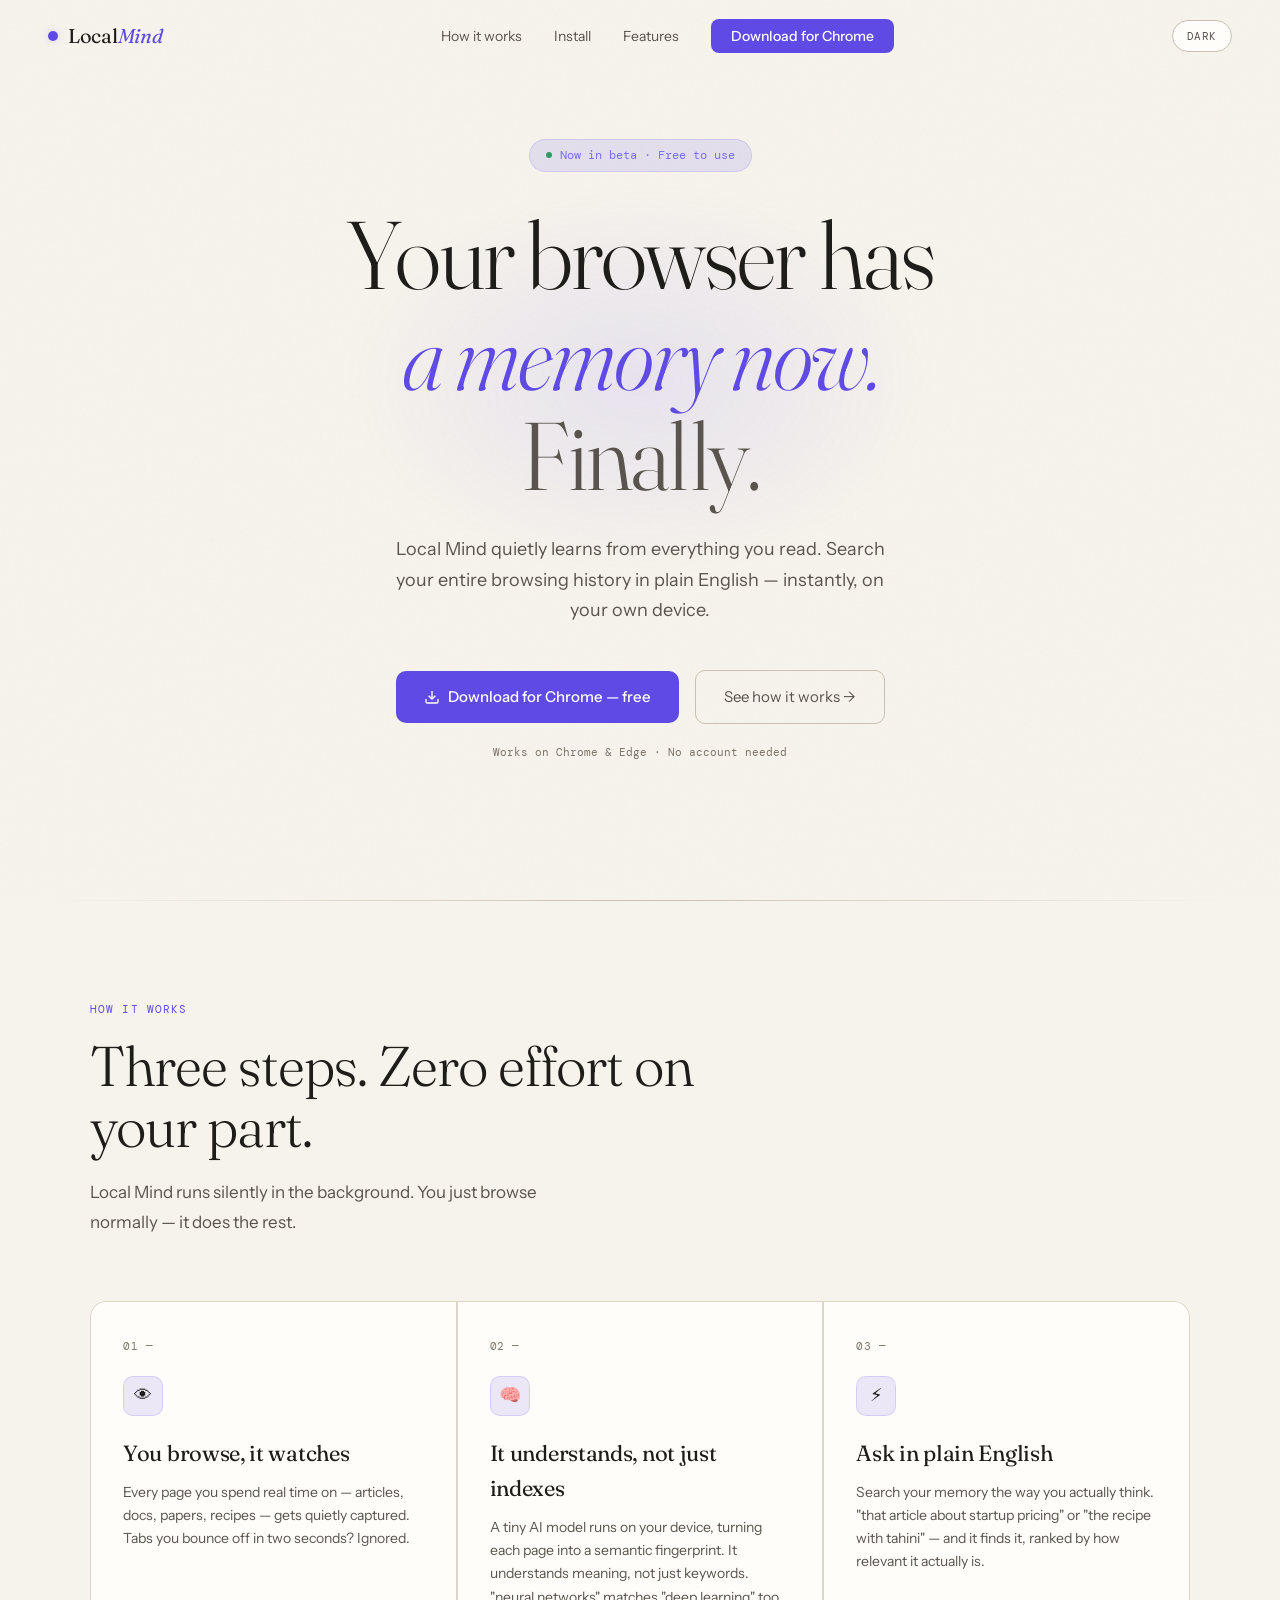
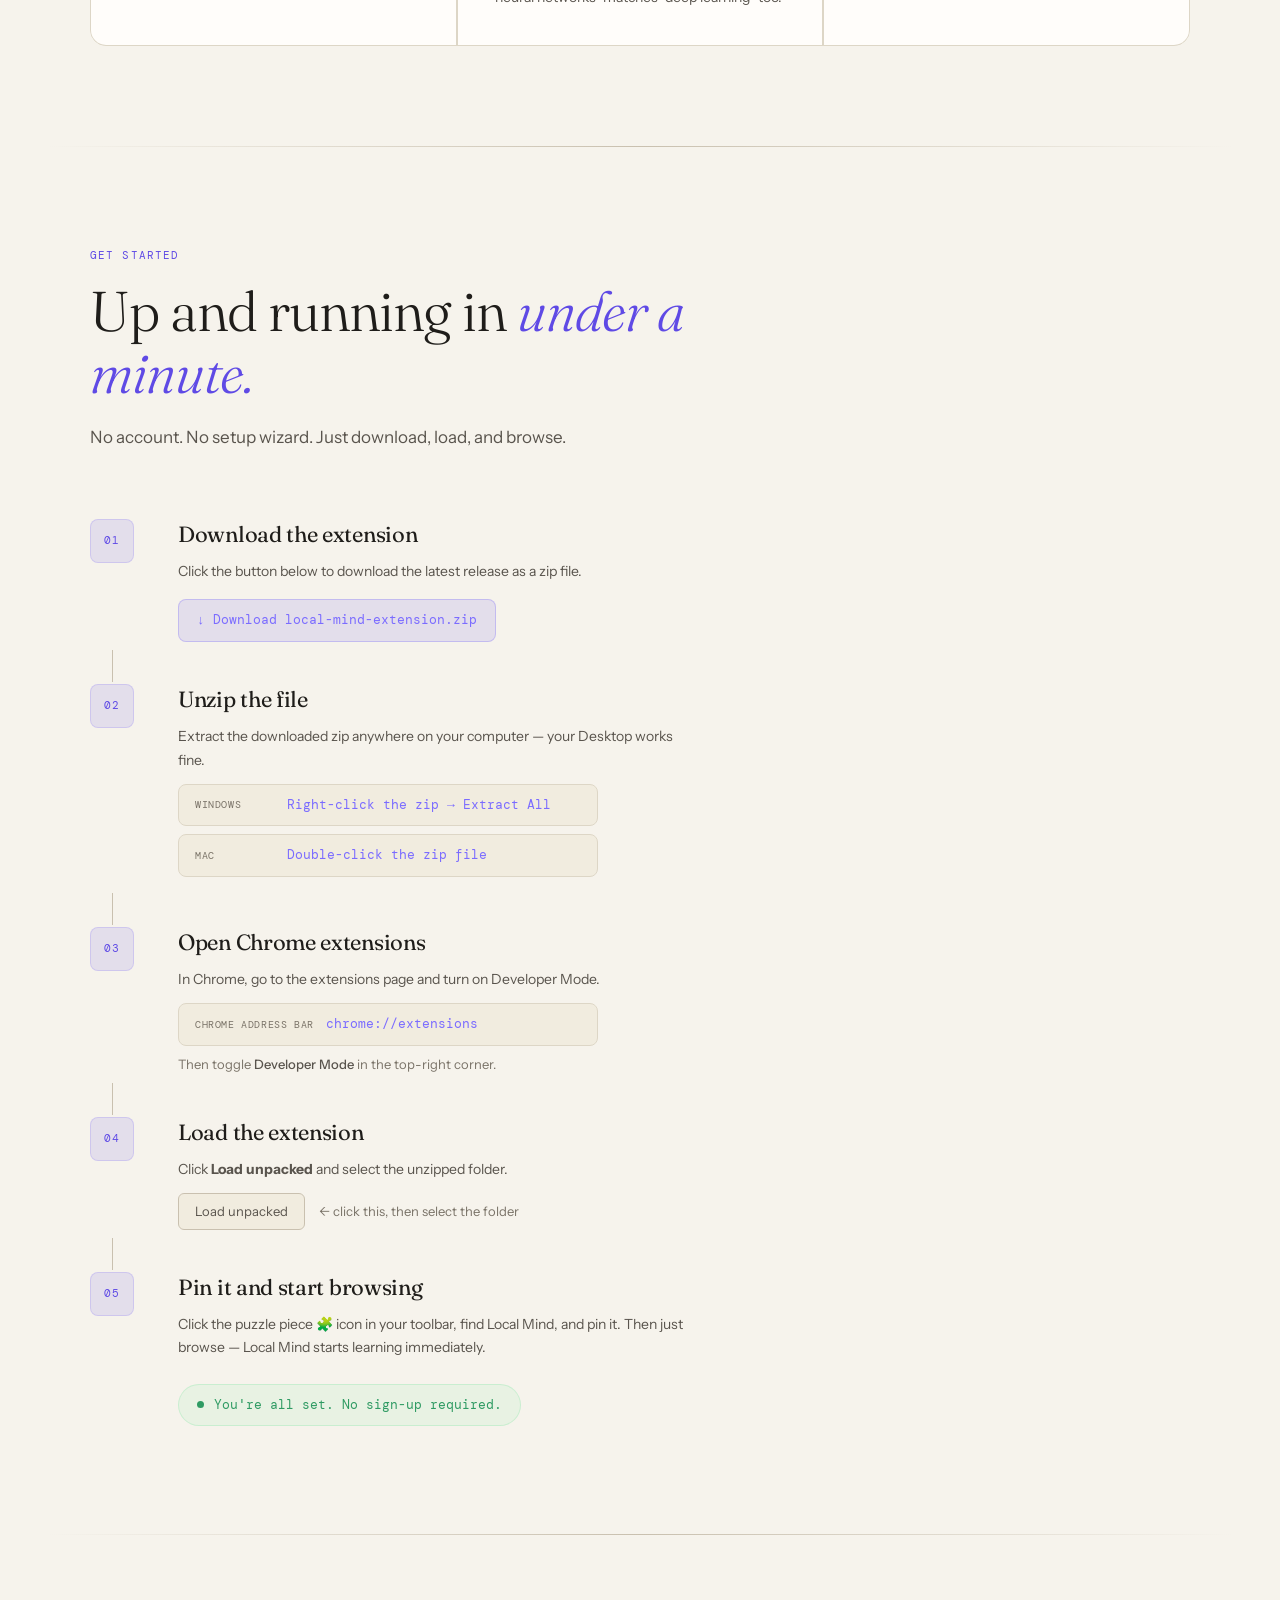
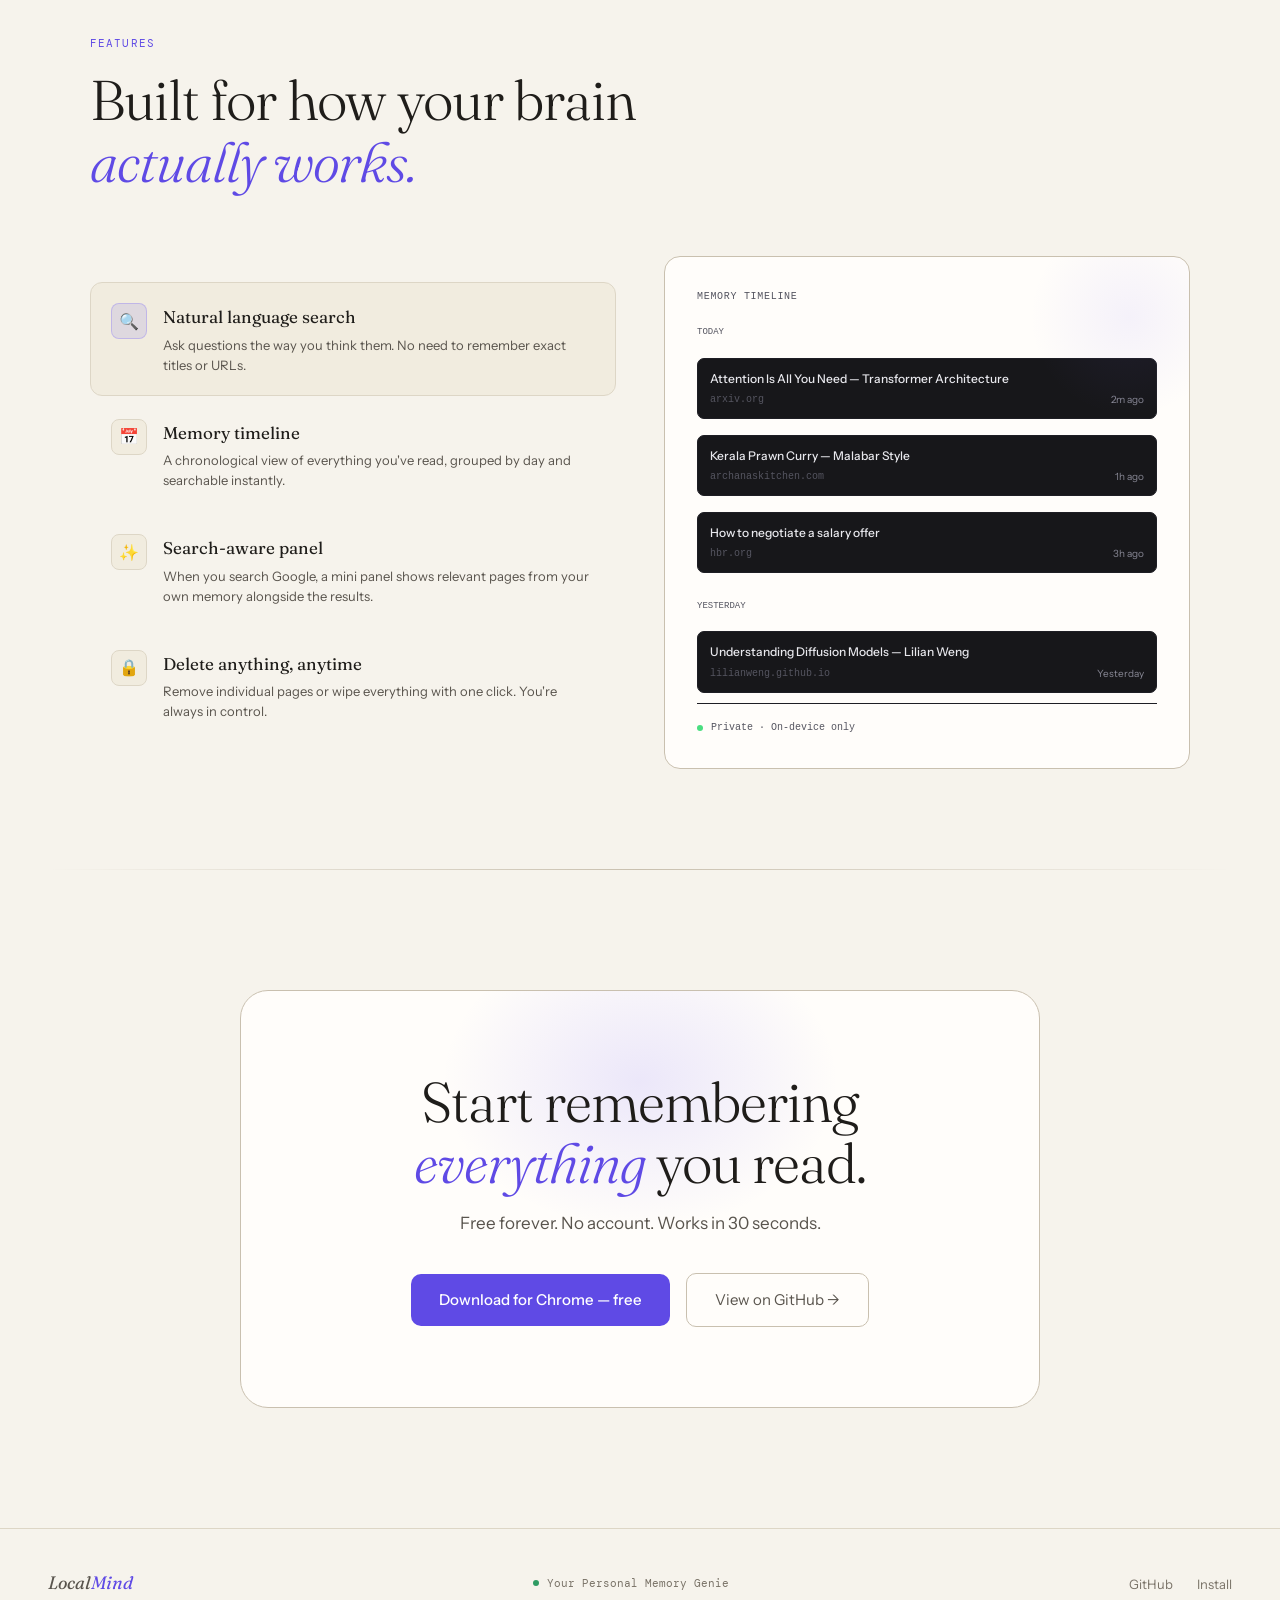
<file: extension/home.html>
<!DOCTYPE html>
<html lang="en">
<head>
  <meta charset="UTF-8"/>
  <meta name="viewport" content="width=device-width, initial-scale=1.0"/>
  <title>Local Mind — Your Browser Memory</title>
  <link rel="preconnect" href="https://fonts.googleapis.com">
  <link href="https://fonts.googleapis.com/css2?family=Fraunces:ital,opsz,wght@0,9..144,300;0,9..144,400;0,9..144,500;1,9..144,300;1,9..144,400&family=Instrument+Sans:wght@400;500&family=DM+Mono:wght@400;500&display=swap" rel="stylesheet">
  <style>
    *, *::before, *::after { box-sizing: border-box; margin: 0; padding: 0; }

    :root {
      --bg: #0a0a0c;
      --bg2: #0f0f12;
      --bg3: #141418;
      --accent: #7c6af7;
      --accent2: #9d8fff;
      --accent-dim: rgba(124,106,247,0.12);
      --accent-glow: rgba(124,106,247,0.25);
      --border: #1e1e26;
      --border2: #2a2a35;
      --text: #e8e8f0;
      --text2: #9898aa;
      --text3: #55555f;
      --green: #4ade80;
      --nav-scrolled-bg: rgba(10,10,12,0.9);
      --serif: 'Fraunces', Georgia, serif;
      --sans: 'Instrument Sans', system-ui, sans-serif;
      --mono: 'DM Mono', monospace;
    }

    [data-theme="light"] {
      --bg: #f6f3ec;
      --bg2: #fffdfa;
      --bg3: #f1ecdf;
      --accent: #5f4ae5;
      --accent2: #7b6cff;
      --accent-dim: rgba(95,74,229,0.12);
      --accent-glow: rgba(95,74,229,0.2);
      --border: #ddd6c6;
      --border2: #c9c0af;
      --text: #1f1d1a;
      --text2: #59544d;
      --text3: #7a7368;
      --green: #2f9b63;
      --nav-scrolled-bg: rgba(246,243,236,0.92);
    }

    html { scroll-behavior: smooth; }

    body {
      background: var(--bg);
      color: var(--text);
      font-family: var(--sans);
      font-size: 16px;
      line-height: 1.6;
      overflow-x: hidden;
    }

    body::before {
      content: '';
      position: fixed;
      inset: 0;
      background-image: url("data:image/svg+xml,%3Csvg viewBox='0 0 256 256' xmlns='http://www.w3.org/2000/svg'%3E%3Cfilter id='noise'%3E%3CfeTurbulence type='fractalNoise' baseFrequency='0.9' numOctaves='4' stitchTiles='stitch'/%3E%3C/filter%3E%3Crect width='100%25' height='100%25' filter='url(%23noise)' opacity='0.04'/%3E%3C/svg%3E");
      pointer-events: none;
      z-index: 0;
      opacity: 0.4;
    }

    /* ── Nav ───────────────────────────────────────────────────────── */
    nav {
      position: fixed;
      top: 0; left: 0; right: 0;
      z-index: 100;
      display: flex;
      align-items: center;
      justify-content: space-between;
      padding: 20px 48px;
      border-bottom: 1px solid transparent;
      transition: border-color 0.3s, background 0.3s;
    }

    nav.scrolled {
      background: var(--nav-scrolled-bg);
      backdrop-filter: blur(12px);
      border-color: var(--border);
    }

    .theme-toggle-btn {
      border: 1px solid var(--border2);
      background: var(--bg2);
      color: var(--text2);
      border-radius: 999px;
      padding: 8px 14px;
      font-family: var(--mono);
      font-size: 11px;
      letter-spacing: 0.05em;
      text-transform: uppercase;
      cursor: pointer;
      transition: all 0.2s;
    }

    .theme-toggle-btn:hover { color: var(--text); border-color: var(--text3); }

    .nav-logo {
      display: flex;
      align-items: center;
      gap: 10px;
      text-decoration: none;
    }

    .nav-dot {
      width: 10px; height: 10px;
      border-radius: 50%;
      background: var(--accent);
      box-shadow: 0 0 10px var(--accent-glow);
      animation: pulse 2.5s ease-in-out infinite;
    }

    @keyframes pulse {
      0%,100% { box-shadow: 0 0 8px var(--accent-glow); }
      50% { box-shadow: 0 0 20px rgba(124,106,247,0.5); }
    }

    .nav-logo-text { font-family: var(--serif); font-size: 20px; color: var(--text); letter-spacing: -0.3px; }
    .nav-logo-text em { font-style: italic; color: var(--accent); }

    .nav-links { display: flex; align-items: center; gap: 32px; list-style: none; }
    .nav-links a { color: var(--text2); text-decoration: none; font-size: 14px; transition: color 0.15s; }
    .nav-links a:hover { color: var(--text); }

    .nav-cta {
      background: var(--accent) !important;
      color: white !important;
      padding: 8px 20px;
      border-radius: 8px;
      font-size: 14px !important;
      font-weight: 500;
      transition: background 0.15s !important;
    }
    .nav-cta:hover { background: #6b59e0 !important; }

    /* ── Hero ──────────────────────────────────────────────────────── */
    .hero {
      min-height: 100vh;
      display: flex;
      flex-direction: column;
      align-items: center;
      justify-content: center;
      text-align: center;
      padding: 120px 24px 120px;
      position: relative;
    }

    .hero::after {
      content: '';
      position: absolute;
      top: 20%; left: 50%;
      transform: translateX(-50%);
      width: 600px; height: 400px;
      background: radial-gradient(ellipse, rgba(124,106,247,0.12) 0%, transparent 70%);
      pointer-events: none;
      z-index: 0;
    }

    .hero-eyebrow {
      display: inline-flex;
      align-items: center;
      gap: 8px;
      background: var(--accent-dim);
      border: 1px solid rgba(124,106,247,0.2);
      border-radius: 999px;
      padding: 6px 16px;
      font-family: var(--mono);
      font-size: 12px;
      color: var(--accent2);
      margin-bottom: 32px;
      position: relative;
      z-index: 1;
      animation: fadeUp 0.8s ease both;
    }

    .eyebrow-dot {
      width: 6px; height: 6px;
      border-radius: 50%;
      background: var(--green);
      animation: pulse 2s ease-in-out infinite;
    }

    .hero-title {
      font-family: var(--serif);
      font-size: clamp(52px, 8vw, 96px);
      font-weight: 300;
      line-height: 1.05;
      letter-spacing: -2px;
      color: var(--text);
      max-width: 900px;
      position: relative;
      z-index: 1;
      animation: fadeUp 0.8s 0.1s ease both;
    }

    .hero-title em { font-style: italic; color: var(--accent); font-weight: 300; }
    .hero-title .line2 { display: block; color: var(--text2); font-weight: 300; }

    .hero-sub {
      font-size: 18px;
      color: var(--text2);
      max-width: 520px;
      margin: 28px auto 0;
      line-height: 1.7;
      position: relative;
      z-index: 1;
      animation: fadeUp 0.8s 0.2s ease both;
    }

    .hero-actions {
      display: flex;
      align-items: center;
      gap: 16px;
      margin-top: 44px;
      position: relative;
      z-index: 1;
      animation: fadeUp 0.8s 0.3s ease both;
    }

    .btn-primary {
      display: inline-flex;
      align-items: center;
      gap: 8px;
      background: var(--accent);
      color: white;
      padding: 14px 28px;
      border-radius: 10px;
      font-size: 15px;
      font-weight: 500;
      text-decoration: none;
      transition: all 0.2s;
      border: none;
      cursor: pointer;
    }

    .btn-primary:hover {
      background: #6b59e0;
      transform: translateY(-1px);
      box-shadow: 0 8px 30px rgba(124,106,247,0.35);
    }

    .btn-secondary {
      display: inline-flex;
      align-items: center;
      gap: 8px;
      background: transparent;
      color: var(--text2);
      padding: 14px 28px;
      border-radius: 10px;
      font-size: 15px;
      text-decoration: none;
      border: 1px solid var(--border2);
      transition: all 0.2s;
    }

    .btn-secondary:hover { color: var(--text); border-color: var(--text3); }

    .hero-note {
      margin-top: 20px;
      font-family: var(--mono);
      font-size: 11px;
      color: var(--text3);
      position: relative;
      z-index: 1;
      animation: fadeUp 0.8s 0.4s ease both;
    }

    /* ── Sections ──────────────────────────────────────────────────── */
    section { padding: 100px 24px; position: relative; z-index: 1; }
    .container { max-width: 1100px; margin: 0 auto; }

    .section-label {
      font-family: var(--mono);
      font-size: 11px;
      text-transform: uppercase;
      letter-spacing: 0.1em;
      color: var(--accent);
      margin-bottom: 16px;
    }

    .section-title {
      font-family: var(--serif);
      font-size: clamp(36px, 5vw, 56px);
      font-weight: 300;
      line-height: 1.1;
      letter-spacing: -1px;
      color: var(--text);
      max-width: 640px;
      margin-bottom: 20px;
    }

    .section-title em { font-style: italic; color: var(--accent); }
    .section-body { font-size: 17px; color: var(--text2); max-width: 500px; line-height: 1.75; }

    /* ── How it works ──────────────────────────────────────────────── */
    .how-grid {
      display: grid;
      grid-template-columns: repeat(3, 1fr);
      gap: 2px;
      margin-top: 64px;
      background: var(--border);
      border: 1px solid var(--border);
      border-radius: 16px;
      overflow: hidden;
    }

    .how-item { background: var(--bg2); padding: 36px 32px; transition: background 0.2s; }
    .how-item:hover { background: var(--bg3); }

    .how-num { font-family: var(--mono); font-size: 11px; color: var(--text3); margin-bottom: 20px; letter-spacing: 0.05em; }

    .how-icon {
      width: 40px; height: 40px;
      background: var(--accent-dim);
      border: 1px solid rgba(124,106,247,0.2);
      border-radius: 10px;
      display: flex;
      align-items: center;
      justify-content: center;
      margin-bottom: 20px;
      font-size: 18px;
    }

    .how-title { font-family: var(--serif); font-size: 22px; font-weight: 400; color: var(--text); margin-bottom: 10px; letter-spacing: -0.3px; }
    .how-desc { font-size: 14px; color: var(--text2); line-height: 1.65; }

    /* ── Features ──────────────────────────────────────────────────── */
    .features-wrap { display: grid; grid-template-columns: 1fr 1fr; gap: 48px; align-items: center; margin-top: 64px; }
    .feature-list { display: flex; flex-direction: column; gap: 2px; }

    .feature-item {
      display: flex;
      align-items: flex-start;
      gap: 16px;
      padding: 20px;
      border-radius: 12px;
      cursor: pointer;
      transition: background 0.15s;
      border: 1px solid transparent;
    }

    .feature-item:hover, .feature-item.active { background: var(--bg3); border-color: var(--border); }
    .feature-item.active .feature-icon { background: var(--accent-dim); border-color: rgba(124,106,247,0.3); color: var(--accent); }

    .feature-icon {
      width: 36px; height: 36px;
      background: var(--bg3);
      border: 1px solid var(--border);
      border-radius: 8px;
      display: flex;
      align-items: center;
      justify-content: center;
      font-size: 16px;
      flex-shrink: 0;
      transition: all 0.15s;
    }

    .feature-text h3 { font-family: var(--serif); font-size: 17px; font-weight: 400; color: var(--text); margin-bottom: 4px; }
    .feature-text p { font-size: 13px; color: var(--text2); line-height: 1.55; }

    .feature-visual {
      background: var(--bg2);
      border: 1px solid var(--border2);
      border-radius: 16px;
      padding: 32px;
      min-height: 360px;
      display: flex;
      flex-direction: column;
      gap: 10px;
      position: relative;
      overflow: hidden;
    }

    .feature-visual::before {
      content: '';
      position: absolute;
      top: -40px; right: -40px;
      width: 200px; height: 200px;
      background: radial-gradient(circle, rgba(124,106,247,0.08) 0%, transparent 70%);
      pointer-events: none;
    }
    .mp-card { background: #17171a; border: 1px solid #1e1e24; border-radius: 7px; padding: 8px 10px; }

    /* ── CTA ───────────────────────────────────────────────────────── */
    .cta-section { text-align: center; padding: 120px 24px; }

    .cta-wrap {
      background: var(--bg2);
      border: 1px solid var(--border2);
      border-radius: 28px;
      padding: 80px 48px;
      position: relative;
      overflow: hidden;
      max-width: 800px;
      margin: 0 auto;
    }

    .cta-wrap::before {
      content: '';
      position: absolute;
      top: -60px; left: 50%;
      transform: translateX(-50%);
      width: 400px; height: 300px;
      background: radial-gradient(ellipse, rgba(124,106,247,0.15) 0%, transparent 70%);
      pointer-events: none;
    }

    .cta-title { font-family: var(--serif); font-size: clamp(36px, 5vw, 56px); font-weight: 300; letter-spacing: -1px; line-height: 1.1; color: var(--text); margin-bottom: 16px; position: relative; z-index: 1; }
    .cta-title em { font-style: italic; color: var(--accent); }
    .cta-sub { font-size: 17px; color: var(--text2); margin-bottom: 36px; position: relative; z-index: 1; }
    .cta-actions { display: flex; align-items: center; justify-content: center; gap: 16px; position: relative; z-index: 1; }

    /* ── Footer ────────────────────────────────────────────────────── */
    footer {
      border-top: 1px solid var(--border);
      padding: 40px 48px;
      display: flex;
      align-items: center;
      justify-content: space-between;
      position: relative;
      z-index: 1;
    }

    .footer-logo { font-family: var(--serif); font-style: italic; font-size: 18px; color: var(--text2); }
    .footer-logo em { color: var(--accent); }

    .footer-note { font-family: var(--mono); font-size: 11px; color: var(--text3); display: flex; align-items: center; gap: 8px; }
    .footer-note span { width: 6px; height: 6px; border-radius: 50%; background: var(--green); }

    .footer-links { display: flex; gap: 24px; list-style: none; }
    .footer-links a { font-size: 13px; color: var(--text3); text-decoration: none; transition: color 0.15s; }
    .footer-links a:hover { color: var(--text2); }

    .divider { height: 1px; background: linear-gradient(90deg, transparent, var(--border2), transparent); margin: 0 48px; }

    @keyframes fadeUp {
      from { opacity: 0; transform: translateY(20px); }
      to   { opacity: 1; transform: translateY(0); }
    }

    .reveal { opacity: 0; transform: translateY(24px); transition: opacity 0.7s ease, transform 0.7s ease; }
    .reveal.visible { opacity: 1; transform: translateY(0); }

    ::-webkit-scrollbar { width: 6px; }
    ::-webkit-scrollbar-track { background: var(--bg); }
    ::-webkit-scrollbar-thumb { background: var(--border2); border-radius: 3px; }

    /* ── Installation Guide ────────────────────────────────────────── */

    .install-steps {
      margin-top: 64px;
      display: flex;
      flex-direction: column;
    }

    .install-step {
      display: grid;
      grid-template-columns: 64px 1fr;
      gap: 24px;
      align-items: flex-start;
    }

    .step-num {
      font-family: var(--mono);
      font-size: 11px;
      color: var(--accent);
      background: var(--accent-dim);
      border: 1px solid rgba(124,106,247,0.2);
      border-radius: 8px;
      width: 44px;
      height: 44px;
      display: flex;
      align-items: center;
      justify-content: center;
      letter-spacing: 0.05em;
      flex-shrink: 0;
      margin-top: 2px;
    }

    .install-connector {
      width: 1px;
      height: 32px;
      background: var(--border2);
      margin-left: 22px;
    }

    .step-content { padding-bottom: 8px; }

    .step-title {
      font-family: var(--serif);
      font-size: 22px;
      font-weight: 400;
      color: var(--text);
      letter-spacing: -0.3px;
      margin-bottom: 8px;
    }

    .step-desc {
      font-size: 14px;
      color: var(--text2);
      line-height: 1.65;
      margin-bottom: 12px;
      max-width: 520px;
    }

    .step-tip { font-size: 13px; color: var(--text3); margin-top: 8px; }
    .step-tip strong { color: var(--text2); font-weight: 500; }

    .step-code {
      display: flex;
      align-items: center;
      gap: 12px;
      background: var(--bg3);
      border: 1px solid var(--border);
      border-radius: 8px;
      padding: 10px 16px;
      margin-bottom: 8px;
      max-width: 420px;
    }

    .code-label {
      font-family: var(--mono);
      font-size: 10px;
      color: var(--text3);
      text-transform: uppercase;
      letter-spacing: 0.06em;
      flex-shrink: 0;
      min-width: 80px;
    }

    .step-code code { font-family: var(--mono); font-size: 13px; color: var(--accent2); }

    .step-btn {
      display: inline-flex;
      align-items: center;
      gap: 8px;
      background: var(--accent-dim);
      border: 1px solid rgba(124,106,247,0.3);
      border-radius: 8px;
      color: var(--accent2);
      font-family: var(--mono);
      font-size: 13px;
      padding: 10px 18px;
      text-decoration: none;
      transition: all 0.2s;
      margin-top: 4px;
    }

    .step-btn:hover {
      background: rgba(124,106,247,0.2);
      border-color: var(--accent);
      color: var(--accent);
    }

    .step-visual { display: flex; align-items: center; gap: 14px; margin-top: 8px; }

    .mock-chrome-btn {
      background: var(--bg3);
      border: 1px solid var(--border2);
      border-radius: 6px;
      padding: 7px 16px;
      font-size: 13px;
      color: var(--text2);
      font-family: var(--sans);
      cursor: default;
    }

    .step-done {
      display: inline-flex;
      align-items: center;
      gap: 10px;
      margin-top: 12px;
      padding: 10px 18px;
      background: rgba(74,222,128,0.08);
      border: 1px solid rgba(74,222,128,0.2);
      border-radius: 999px;
      font-size: 13px;
      color: var(--green);
      font-family: var(--mono);
    }

    .done-dot {
      width: 7px;
      height: 7px;
      border-radius: 50%;
      background: var(--green);
      animation: pulse 2s ease-in-out infinite;
    }

    /* ── Responsive ────────────────────────────────────────────────── */
    @media (max-width: 768px) {
      nav { padding: 16px 24px; }
      .nav-links { display: none; }
      .how-grid { grid-template-columns: 1fr; }
      .features-wrap { grid-template-columns: 1fr; }
      .install-step { grid-template-columns: 48px 1fr; }
      footer { flex-direction: column; gap: 20px; text-align: center; }
    }
  </style>
</head>
<body>

  <!-- Nav -->
  <nav id="nav">
    <a href="#" class="nav-logo">
      <div class="nav-dot"></div>
      <span class="nav-logo-text">Local<em>Mind</em></span>
    </a>
    <ul class="nav-links">
      <li><a href="#how">How it works</a></li>
      <li><a href="#install">Install</a></li>
      <li><a href="#features">Features</a></li>
      <li><a href="https://github.com/ziomega/localmind/releases/download/v1.0.0-beta/local-mind-extension.zip" class="nav-cta" target="_blank">Download for Chrome</a></li>
    </ul>
    <button id="themeToggle" class="theme-toggle-btn" type="button">Light</button>
  </nav>

  <!-- Hero -->
  <section class="hero">
    <div class="hero-eyebrow">
      <span class="eyebrow-dot"></span>
      Now in beta · Free to use
    </div>

    <h1 class="hero-title">
      Your browser has<br>
      <em>a memory now.</em>
      <span class="line2">Finally.</span>
    </h1>

    <p class="hero-sub">
      Local Mind quietly learns from everything you read. Search your entire browsing history in plain English — instantly, on your own device.
    </p>

    <div class="hero-actions">
      <a href="https://github.com/ziomega/localmind/releases/download/v1.0.0-beta/local-mind-extension.zip" class="btn-primary" target="_blank" download>
        <svg width="16" height="16" viewBox="0 0 24 24" fill="none" stroke="currentColor" stroke-width="2"><path d="M21 15v4a2 2 0 0 1-2 2H5a2 2 0 0 1-2-2v-4"/><polyline points="7 10 12 15 17 10"/><line x1="12" y1="15" x2="12" y2="3"/></svg>
        Download for Chrome — free
      </a>
      <a href="#how" class="btn-secondary">See how it works →</a>
    </div>

    <p class="hero-note">Works on Chrome & Edge · No account needed </p>
  </section>

  <div class="divider"></div>

  <!-- How it works -->
  <section id="how">
    <div class="container">
      <div class="reveal">
        <div class="section-label">How it works</div>
        <h2 class="section-title">Three steps. Zero effort on your part.</h2>
        <p class="section-body">Local Mind runs silently in the background. You just browse normally — it does the rest.</p>
      </div>
      <div class="how-grid reveal">
        <div class="how-item">
          <div class="how-num">01 —</div>
          <div class="how-icon">👁</div>
          <div class="how-title">You browse, it watches</div>
          <p class="how-desc">Every page you spend real time on — articles, docs, papers, recipes — gets quietly captured. Tabs you bounce off in two seconds? Ignored.</p>
        </div>
        <div class="how-item">
          <div class="how-num">02 —</div>
          <div class="how-icon">🧠</div>
          <div class="how-title">It understands, not just indexes</div>
          <p class="how-desc">A tiny AI model runs on your device, turning each page into a semantic fingerprint. It understands meaning, not just keywords. "neural networks" matches "deep learning" too.</p>
        </div>
        <div class="how-item">
          <div class="how-num">03 —</div>
          <div class="how-icon">⚡</div>
          <div class="how-title">Ask in plain English</div>
          <p class="how-desc">Search your memory the way you actually think. "that article about startup pricing" or "the recipe with tahini" — and it finds it, ranked by how relevant it actually is.</p>
        </div>
      </div>
    </div>
  </section>

  <div class="divider"></div>

  <!-- Installation Guide -->
  <section id="install">
    <div class="container">
      <div class="reveal">
        <div class="section-label">Get started</div>
        <h2 class="section-title">Up and running in <em>under a minute.</em></h2>
        <p class="section-body">No account. No setup wizard. Just download, load, and browse.</p>
      </div>

      <div class="install-steps reveal">

        <div class="install-step">
          <div class="step-num">01</div>
          <div class="step-content">
            <div class="step-title">Download the extension</div>
            <p class="step-desc">Click the button below to download the latest release as a zip file.</p>
            <a href="https://github.com/ziomega/localmind/releases/download/v1.0.0-beta/local-mind-extension.zip" class="step-btn" target="_blank" download>
              ↓ Download local-mind-extension.zip
            </a>
          </div>
        </div>

        <div class="install-connector"></div>

        <div class="install-step">
          <div class="step-num">02</div>
          <div class="step-content">
            <div class="step-title">Unzip the file</div>
            <p class="step-desc">Extract the downloaded zip anywhere on your computer — your Desktop works fine.</p>
            <div class="step-code">
              <span class="code-label">Windows</span>
              <code>Right-click the zip → Extract All</code>
            </div>
            <div class="step-code">
              <span class="code-label">Mac</span>
              <code>Double-click the zip file</code>
            </div>
          </div>
        </div>

        <div class="install-connector"></div>

        <div class="install-step">
          <div class="step-num">03</div>
          <div class="step-content">
            <div class="step-title">Open Chrome extensions</div>
            <p class="step-desc">In Chrome, go to the extensions page and turn on Developer Mode.</p>
            <div class="step-code">
              <span class="code-label">Chrome address bar</span>
              <code>chrome://extensions</code>
            </div>
            <p class="step-tip">Then toggle <strong>Developer Mode</strong> in the top-right corner.</p>
          </div>
        </div>

        <div class="install-connector"></div>

        <div class="install-step">
          <div class="step-num">04</div>
          <div class="step-content">
            <div class="step-title">Load the extension</div>
            <p class="step-desc">Click <strong>Load unpacked</strong> and select the unzipped folder.</p>
            <div class="step-visual">
              <div class="mock-chrome-btn">Load unpacked</div>
              <span style="color:var(--text3);font-size:13px;">← click this, then select the folder</span>
            </div>
          </div>
        </div>

        <div class="install-connector"></div>

        <div class="install-step">
          <div class="step-num">05</div>
          <div class="step-content">
            <div class="step-title">Pin it and start browsing</div>
            <p class="step-desc">Click the puzzle piece 🧩 icon in your toolbar, find Local Mind, and pin it. Then just browse — Local Mind starts learning immediately.</p>
            <div class="step-done">
              <span class="done-dot"></span>
              You're all set. No sign-up required.
            </div>
          </div>
        </div>

      </div>
    </div>
  </section>

  <div class="divider"></div>

  <!-- Features -->
  <section id="features">
    <div class="container">
      <div class="reveal">
        <div class="section-label">Features</div>
        <h2 class="section-title">Built for how your brain <em>actually works.</em></h2>
      </div>
      <div class="features-wrap">
        <div class="feature-list reveal">
          <div class="feature-item active">
            <div class="feature-icon">🔍</div>
            <div class="feature-text">
              <h3>Natural language search</h3>
              <p>Ask questions the way you think them. No need to remember exact titles or URLs.</p>
            </div>
          </div>
          <div class="feature-item">
            <div class="feature-icon">📅</div>
            <div class="feature-text">
              <h3>Memory timeline</h3>
              <p>A chronological view of everything you've read, grouped by day and searchable instantly.</p>
            </div>
          </div>
          <div class="feature-item">
            <div class="feature-icon">✨</div>
            <div class="feature-text">
              <h3>Search-aware panel</h3>
              <p>When you search Google, a mini panel shows relevant pages from your own memory alongside the results.</p>
            </div>
          </div>
          <div class="feature-item">
            <div class="feature-icon">🔒</div>
            <div class="feature-text">
              <h3>Delete anything, anytime</h3>
              <p>Remove individual pages or wipe everything with one click. You're always in control.</p>
            </div>
          </div>
        </div>
        <div class="feature-visual reveal">
          <div style="font-family:monospace;font-size:10px;color:#555560;text-transform:uppercase;letter-spacing:0.07em;margin-bottom:10px;">Memory Timeline</div>
          <div style="font-family:monospace;font-size:9px;color:#555560;margin-bottom:8px;">TODAY</div>
          <div class="mp-card" style="margin-bottom:6px;padding:10px 12px;">
            <div style="font-size:12px;font-weight:500;color:#e8e8ed;margin-bottom:4px;">Attention Is All You Need — Transformer Architecture</div>
            <div style="display:flex;justify-content:space-between;"><span style="font-family:monospace;font-size:10px;color:#555560;">arxiv.org</span><span style="font-size:10px;color:#888895;">2m ago</span></div>
          </div>
          <div class="mp-card" style="margin-bottom:6px;padding:10px 12px;">
            <div style="font-size:12px;font-weight:500;color:#e8e8ed;margin-bottom:4px;">Kerala Prawn Curry — Malabar Style</div>
            <div style="display:flex;justify-content:space-between;"><span style="font-family:monospace;font-size:10px;color:#555560;">archanaskitchen.com</span><span style="font-size:10px;color:#888895;">1h ago</span></div>
          </div>
          <div class="mp-card" style="margin-bottom:6px;padding:10px 12px;">
            <div style="font-size:12px;font-weight:500;color:#e8e8ed;margin-bottom:4px;">How to negotiate a salary offer</div>
            <div style="display:flex;justify-content:space-between;"><span style="font-family:monospace;font-size:10px;color:#555560;">hbr.org</span><span style="font-size:10px;color:#888895;">3h ago</span></div>
          </div>
          <div style="font-family:monospace;font-size:9px;color:#555560;margin:10px 0 8px;">YESTERDAY</div>
          <div class="mp-card" style="padding:10px 12px;">
            <div style="font-size:12px;font-weight:500;color:#e8e8ed;margin-bottom:4px;">Understanding Diffusion Models — Lilian Weng</div>
            <div style="display:flex;justify-content:space-between;"><span style="font-family:monospace;font-size:10px;color:#555560;">lilianweng.github.io</span><span style="font-size:10px;color:#888895;">Yesterday</span></div>
          </div>
          <div style="margin-top:auto;padding-top:16px;border-top:1px solid #1e1e24;display:flex;align-items:center;gap:8px;">
            <div style="width:6px;height:6px;border-radius:50%;background:#4ade80;"></div>
            <span style="font-family:monospace;font-size:10px;color:#555560;">Private · On-device only</span>
          </div>
        </div>
      </div>
    </div>
  </section>

  <div class="divider"></div>


  <!-- CTA -->
  <section class="cta-section">
    <div class="cta-wrap reveal">
      <h2 class="cta-title">Start remembering<br><em>everything</em> you read.</h2>
      <p class="cta-sub">Free forever. No account. Works in 30 seconds.</p>
      <div class="cta-actions">
        <a href="https://github.com/ziomega/localmind/releases/download/v1.0.0-beta/local-mind-extension.zip" class="btn-primary" target="_blank" download>
          Download for Chrome — free
        </a>
        <a href="https://github.com/ziomega/localmind" class="btn-secondary" target="_blank">View on GitHub →</a>
      </div>
    </div>
  </section>

  <!-- Footer -->
  <footer>
    <div class="footer-logo">Local<em>Mind</em></div>
    <div class="footer-note"><span></span>Your Personal Memory Genie</div>
    <ul class="footer-links">
      <li><a href="https://github.com/ziomega/localmind" target="_blank">GitHub</a></li>
      <li><a href="#install">Install</a></li>
    </ul>
  </footer>

  <script src="home.js"></script>

</body>
</html>
</file>
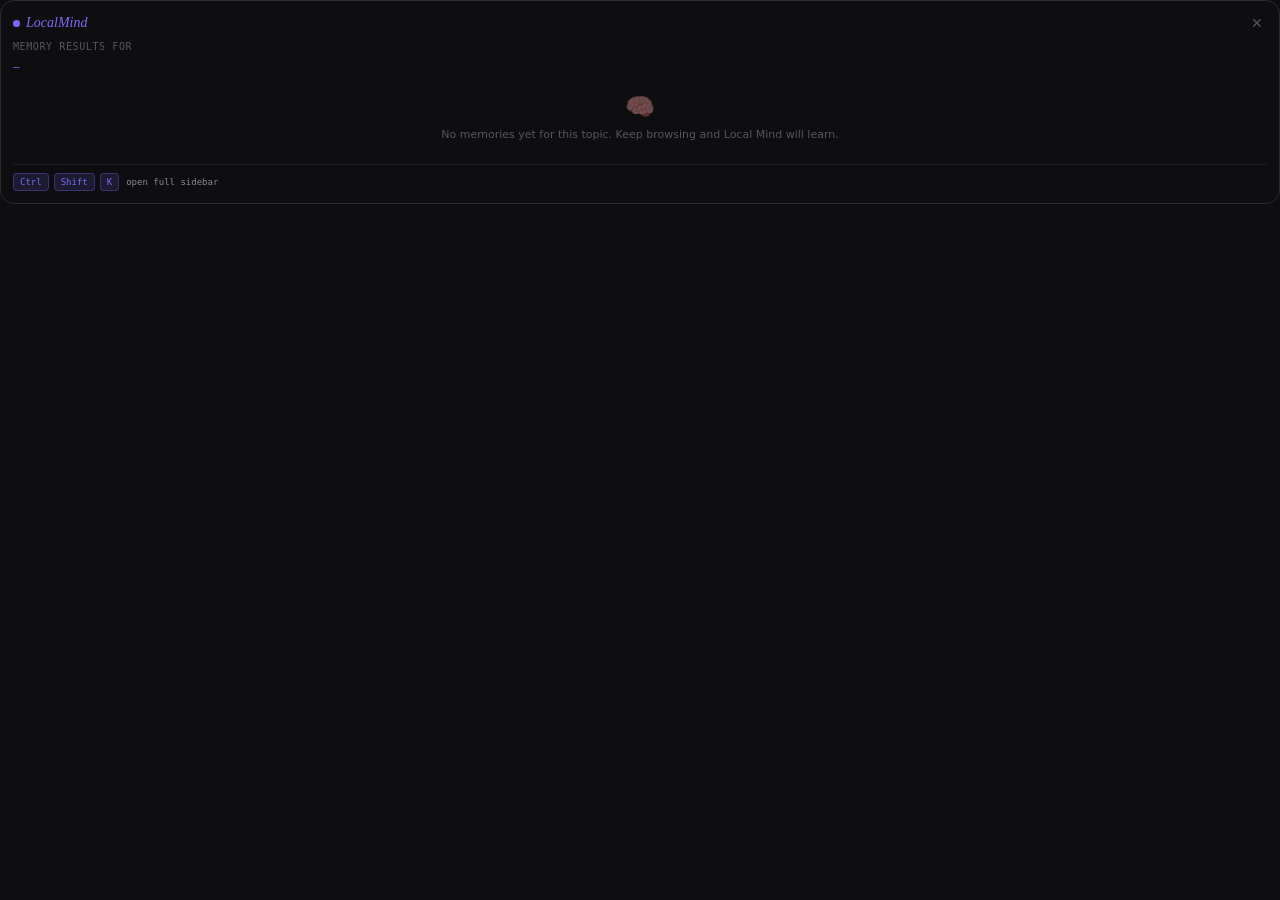
<file: extension/injected-panel.html>
<!DOCTYPE html>
<html lang="en">
<head>
  <meta charset="UTF-8"/>
  <style>
    * { box-sizing: border-box; margin: 0; padding: 0; }

    /* ── Dark theme (default) ───────────────────────────────────── */
    :root {
      --bg: #0e0e10;
      --bg-card: #17171a;
      --bg-card-hover: #1e1e23;
      --border: #2a2a30;
      --border-card: #1e1e24;
      --accent: #7c6af7;
      --accent-dim: rgba(124,106,247,0.15);
      --text: #e8e8ed;
      --text-s: #888895;
      --text-m: #555560;
    }

    /* ── Light theme ────────────────────────────────────────────── */
    :root.light {
      --bg: #f5f4f0;
      --bg-card: #ffffff;
      --bg-card-hover: #f0efe9;
      --border: #e0ddd6;
      --border-card: #ebe8e0;
      --accent: #6254e8;
      --accent-dim: rgba(98,84,232,0.1);
      --text: #1a1a22;
      --text-s: #5a5a6a;
      --text-m: #9a9aaa;
    }

    body {
      background: var(--bg);
      color: var(--text);
      font-family: system-ui, sans-serif;
      font-size: 12px;
      height: 100%;
      overflow: hidden;
      border-radius: 14px;
      border: 1px solid var(--border);
      transition: background 0.2s, color 0.2s;
    }

    .panel {
      display: flex;
      flex-direction: column;
      height: 100%;
      padding: 12px;
      gap: 8px;
    }

    .header {
      display: flex;
      align-items: center;
      justify-content: space-between;
      flex-shrink: 0;
    }

    .logo {
      display: flex;
      align-items: center;
      gap: 6px;
      font-family: Georgia, serif;
      font-style: italic;
      font-size: 14px;
      color: var(--accent);
    }

    .dot {
      width: 7px;
      height: 7px;
      border-radius: 50%;
      background: var(--accent);
      box-shadow: 0 0 6px var(--accent-dim);
      animation: pulse 2.5s ease-in-out infinite;
    }

    @keyframes pulse {
      0%,100% { box-shadow: 0 0 6px var(--accent-dim); }
      50% { box-shadow: 0 0 12px var(--accent); }
    }

    .close {
      background: transparent;
      border: none;
      color: var(--text-m);
      cursor: pointer;
      font-size: 14px;
      padding: 2px 4px;
      border-radius: 4px;
      transition: color 0.15s;
    }

    .close:hover { color: var(--text); }

    .query-label {
      font-size: 10px;
      color: var(--text-m);
      font-family: monospace;
      text-transform: uppercase;
      letter-spacing: 0.06em;
      flex-shrink: 0;
    }

    .query-text {
      color: var(--accent);
      font-size: 11px;
      font-family: monospace;
      white-space: nowrap;
      overflow: hidden;
      text-overflow: ellipsis;
      flex-shrink: 0;
    }

    .results {
      flex: 1;
      overflow-y: auto;
      display: flex;
      flex-direction: column;
      gap: 5px;
      scrollbar-width: none;
    }

    .results::-webkit-scrollbar { display: none; }

    .card {
      background: var(--bg-card);
      border: 1px solid var(--border-card);
      border-radius: 8px;
      padding: 8px 10px;
      cursor: pointer;
      transition: all 0.15s;
      text-decoration: none;
      display: block;
    }

    .card:hover {
      background: var(--bg-card-hover);
      border-color: var(--border);
      transform: translateX(2px);
    }

    .card-title {
      font-size: 11.5px;
      font-weight: 500;
      color: var(--text);
      line-height: 1.3;
      margin-bottom: 3px;
      display: -webkit-box;
      -webkit-line-clamp: 2;
      -webkit-box-orient: vertical;
      overflow: hidden;
    }

    .card-meta {
      display: flex;
      align-items: center;
      justify-content: space-between;
    }

    .card-domain {
      font-family: monospace;
      font-size: 9px;
      color: var(--text-m);
    }

    .card-score {
      font-family: monospace;
      font-size: 9px;
      color: var(--accent);
      background: var(--accent-dim);
      border-radius: 3px;
      padding: 1px 4px;
    }

    .empty {
      display: flex;
      flex-direction: column;
      align-items: center;
      justify-content: center;
      flex: 1;
      gap: 6px;
      color: var(--text-m);
      text-align: center;
      padding: 12px;
    }

    .empty-icon { font-size: 24px; opacity: 0.4; }
    .empty-text { font-size: 11px; line-height: 1.5; }

    .loading {
      display: flex;
      flex-direction: column;
      gap: 5px;
      flex: 1;
    }

    .skeleton {
      height: 52px;
      border-radius: 8px;
      background: linear-gradient(90deg, var(--bg-card) 25%, var(--bg-card-hover) 50%, var(--bg-card) 75%);
      background-size: 200% 100%;
      animation: shimmer 1.4s ease-in-out infinite;
    }

    @keyframes shimmer {
      0%   { background-position: 200% center; }
      100% { background-position: -200% center; }
    }

    mark {
      background: var(--accent-dim);
      color: var(--accent);
      border-radius: 2px;
      padding: 0 1px;
    }
    .panel-footer {
    display: flex;
    align-items: center;
    gap: 5px;
    padding-top: 8px;
    border-top: 1px solid var(--border-card);
    flex-shrink: 0;
  }

kbd {
  background: var(--accent-dim);
  border: 1px solid rgba(124,106,247,0.3);
  border-radius: 4px;
  padding: 2px 6px;
  font-family: monospace;
  font-size: 9px;
  color: var(--accent);
  line-height: 1.4;
}

.panel-footer span {
  font-size: 9px;
  color: var(--text-s);
  font-family: monospace;
  margin-left: 2px;
}
  </style>
</head>
<body>
  <div class="panel">
    <div class="header">
      <div class="logo">
        <div class="dot"></div>
        LocalMind
      </div>
      <button class="close" id="closeBtn">✕</button>
    </div>

    <div class="query-label">Memory results for</div>
    <div class="query-text" id="queryText">…</div>

    <div class="results" id="results">
      <div class="loading">
        <div class="skeleton"></div>
        <div class="skeleton"></div>
        <div class="skeleton"></div>
      </div>
    </div>
    <div class="panel-footer">
      <kbd>Ctrl</kbd> <kbd>Shift</kbd> <kbd>K</kbd>
      <span>open full sidebar</span>
    </div>
  </div>

  <script src="injected-panel.js"></script>
</body>
</html>
</file>
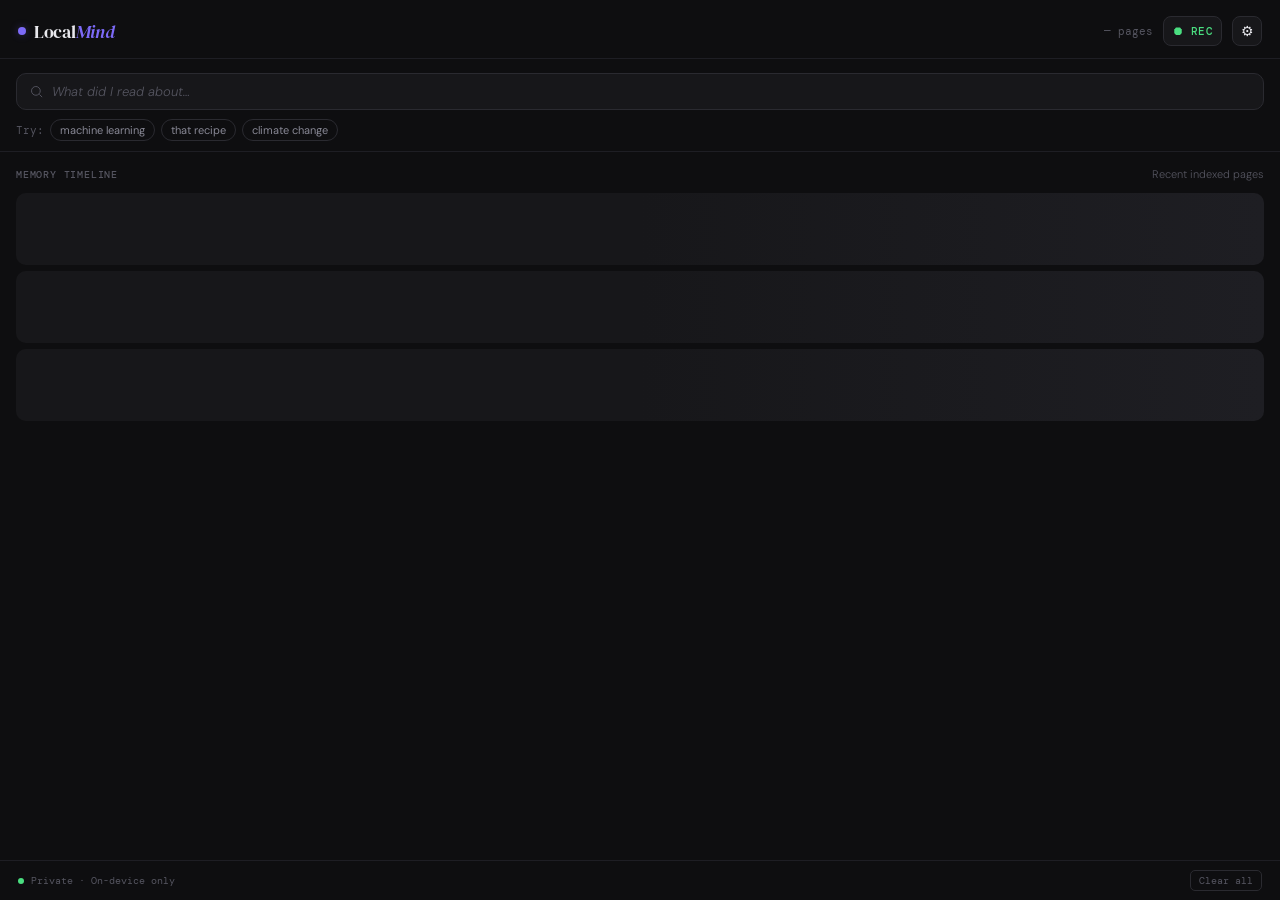
<file: extension/sidebar/sidebar.html>
<!DOCTYPE html>
<html lang="en">
<head>
  <meta charset="UTF-8"/>
  <meta name="viewport" content="width=device-width, initial-scale=1.0"/>
  <title>Local Mind</title>
  <link rel="preconnect" href="https://fonts.googleapis.com">
  <link href="https://fonts.googleapis.com/css2?family=DM+Serif+Display:ital@0;1&family=DM+Mono:wght@400;500&family=DM+Sans:wght@300;400;500&display=swap" rel="stylesheet">
  <link rel="stylesheet" href="sidebar.css"/>
</head>
<body>
  <div class="shell">

    <header class="header">
      <button type="button" class="logo" id="openHomeBtn" title="Open Local Mind home">
        <span class="logo-dot"></span>
        <span class="logo-text">Local<em>Mind</em></span>
      </button>
        <div class="header-right">
          <span class="header-meta" id="indexedCount">— pages</span>
          <button class="record-toggle-btn" id="recordToggleBtn" title="Recording status">
            <span class="record-icon" id="recordIcon" aria-hidden="true">⏺</span>
            <span class="record-label" id="recordLabel">REC</span>
          </button>
          <button class="theme-toggle" id="settingsBtn" title="Open controls">⚙</button>
          <div class="settings-menu hidden" id="settingsMenu">
            <button class="settings-item" id="toggleInjectedSuggestionsBtn" title="Show or hide search-page suggestion panel">Search Suggestions: ON</button>
            <button class="settings-item" id="themeToggle" title="Toggle light/dark mode">Theme</button>
            <button class="settings-item" id="openDashboardBtn" title="Open Dashboard">Dashboard</button>
            <button class="settings-item" id="blacklistBtn" title="Manage blacklist">Blocked Sites</button>
          </div>
        </div>
    </header>

    <div class="search-zone">
      <div class="search-wrap">
        <svg class="search-icon" viewBox="0 0 24 24" fill="none" stroke="currentColor" stroke-width="1.5">
          <circle cx="11" cy="11" r="7"/><path d="m21 21-4.35-4.35"/>
        </svg>
        <input id="searchInput" type="text" placeholder="What did I read about…" autocomplete="off" spellcheck="false"/>
        <div class="search-spinner" id="searchSpinner"></div>
      </div>
      <div class="example-queries" id="exampleQueries">
        <span class="eq-label">Try:</span>
        <button class="eq-chip" data-q="machine learning">machine learning</button>
        <button class="eq-chip" data-q="that recipe I saved">that recipe</button>
        <button class="eq-chip" data-q="climate change">climate change</button>
      </div>
    </div>

    <main class="content-area">
      <section id="timelineSection">
        <div class="section-label">
          <span>Memory Timeline</span>
          <span class="section-sub">Recent indexed pages</span>
        </div>
        <div id="timelineList" class="card-list">
          <div class="skeleton-list">
            <div class="skeleton-card"></div>
            <div class="skeleton-card"></div>
            <div class="skeleton-card"></div>
          </div>
        </div>
      </section>

      <section class="hidden" id="resultsSection">
        <div class="section-label">
          <span id="resultsLabel">Results</span>
          <button class="clear-btn" id="clearSearch">✕ Clear</button>
        </div>
        <div class="source-filters" id="sourceFilters">
          <button class="source-chip active" data-filter="all">All</button>
          <button class="source-chip" data-filter="bookmarks">Bookmarks</button>
          <button class="source-chip" data-filter="visited">Visited Pages</button>
        </div>
        <div class="query-answer hidden" id="queryAnswer"></div>
        <div id="resultsList" class="card-list"></div>
      </section>

      <div class="empty-state hidden" id="emptyState">
        <div class="empty-icon">⌛</div>
        <p class="empty-title">No memories found</p>
        <p class="empty-sub">Browse more pages — Local Mind indexes as you read.</p>
      </div>
    </main>

    <footer class="status-bar">
      <div class="status-dot"></div>
      <span id="statusText">Private · On-device only</span>
      <button class="clear-memory-btn" id="clearMemoryBtn">Clear all</button>
    </footer>

  </div>

  <!-- Copy toast -->
  <div class="copy-toast" id="copyToast">Copied!</div>

  <script src="sidebar.js"></script>
</body>
</html>
</file>
<file: extension/sidebar/sidebar.css>
/* sidebar.css — Local Mind Sidebar */

*, *::before, *::after { box-sizing: border-box; margin: 0; padding: 0; }

/* ── Dark theme (default) ─────────────────────────────────────────── */
:root {
  --bg: #0e0e10;
  --bg-card: #17171a;
  --bg-card-hover: #1e1e23;
  --bg-menu: #1e1e26;
  --border: #2a2a30;
  --border-subtle: #1e1e24;
  --accent: #7c6af7;
  --accent-dim: rgba(124, 106, 247, 0.15);
  --accent-glow: rgba(124, 106, 247, 0.3);
  --text-primary: #e8e8ed;
  --text-secondary: #888895;
  --text-muted: #555560;
  --success: #4ade80;
  --danger: #e05252;
  --danger-dim: rgba(224, 82, 82, 0.12);
  --shadow-menu: 0 8px 32px rgba(0,0,0,0.4);
}

/* ── Light theme ──────────────────────────────────────────────────── */
:root.light {
  --bg: #f5f4f0;
  --bg-card: #ffffff;
  --bg-card-hover: #f0efe9;
  --bg-menu: #ffffff;
  --border: #e0ddd6;
  --border-subtle: #ebe8e0;
  --accent: #6254e8;
  --accent-dim: rgba(98, 84, 232, 0.1);
  --accent-glow: rgba(98, 84, 232, 0.2);
  --text-primary: #1a1a22;
  --text-secondary: #5a5a6a;
  --text-muted: #9a9aaa;
  --success: #16a34a;
  --danger: #dc2626;
  --danger-dim: rgba(220, 38, 38, 0.08);
  --shadow-menu: 0 8px 32px rgba(0,0,0,0.12);
}

html, body {
  height: 100%;
  background: var(--bg);
  color: var(--text-primary);
  font-family: 'DM Sans', system-ui, sans-serif;
  font-size: 13px;
  line-height: 1.5;
  overflow: hidden;
  transition: background 0.2s ease, color 0.2s ease;
}

.shell {
  display: flex;
  flex-direction: column;
  height: 100vh;
  width: 100%;
}

/* ── Header ───────────────────────────────────────────────────────── */

.header {
  display: flex;
  align-items: center;
  justify-content: space-between;
  padding: 16px 18px 12px;
  border-bottom: 1px solid var(--border-subtle);
  flex-shrink: 0;
}

.logo {
  display: flex;
  align-items: center;
  gap: 8px;
  margin: 0;
  padding: 0;
  border: none;
  background: none;
  font: inherit;
  color: inherit;
  cursor: pointer;
  text-align: left;
  border-radius: 8px;
}

.logo:focus-visible {
  outline: 2px solid var(--accent);
  outline-offset: 2px;
}

.logo:hover .logo-text {
  color: var(--text-primary);
}

.logo-dot {
  width: 8px;
  height: 8px;
  border-radius: 50%;
  background: var(--accent);
  box-shadow: 0 0 8px var(--accent-glow);
  animation: pulse 2.5s ease-in-out infinite;
}

@keyframes pulse {
  0%, 100% { opacity: 1; box-shadow: 0 0 8px var(--accent-glow); }
  50% { opacity: 0.6; box-shadow: 0 0 16px var(--accent-glow); }
}

.logo-text {
  font-family: 'DM Serif Display', Georgia, serif;
  font-size: 18px;
  letter-spacing: -0.3px;
  color: var(--text-primary);
}

.logo-text em {
  font-style: italic;
  color: var(--accent);
}

.header-right {
  display: flex;
  align-items: center;
  gap: 10px;
  position: relative;
}

.header-meta {
  font-family: 'DM Mono', monospace;
  font-size: 11px;
  color: var(--text-muted);
}

.header-dash-btn {
  font-family: 'DM Sans', system-ui, sans-serif;
  font-size: 11px;
  font-weight: 500;
  padding: 6px 10px;
  border-radius: 8px;
  border: 1px solid var(--border);
  background: var(--bg-card);
  color: var(--text-secondary);
  cursor: pointer;
  transition: background 0.15s, color 0.15s, border-color 0.15s;
  flex-shrink: 0;
}

.header-dash-btn:hover {
  background: var(--bg-card-hover);
  color: var(--text-primary);
  border-color: var(--accent);
}

/* ── Theme toggle ─────────────────────────────────────────────────── */

.theme-toggle {
  width: 30px;
  height: 30px;
  border-radius: 8px;
  background: var(--bg-card);
  border: 1px solid var(--border);
  color: var(--text-primary);
  cursor: pointer;
  display: flex;
  align-items: center;
  justify-content: center;
  font-size: 14px;
  transition: all 0.15s;
  flex-shrink: 0;
}

.theme-toggle:hover {
  background: var(--bg-card);
  color: var(--accent);
  border-color: var(--accent);
  box-shadow: 0 0 0 2px var(--accent-dim);
}

.record-toggle-btn {
  display: inline-flex;
  align-items: center;
  gap: 6px;
  height: 30px;
  padding: 0 8px;
  border-radius: 8px;
  border: 1px solid var(--border);
  background: var(--bg-card);
  color: var(--success);
  font-family: 'DM Mono', monospace;
  font-size: 11px;
  font-weight: 500;
  letter-spacing: 0.04em;
  cursor: pointer;
  transition: all 0.15s ease;
  flex-shrink: 0;
}

.record-toggle-btn:hover {
  border-color: var(--success);
  box-shadow: 0 0 0 2px rgba(74, 222, 128, 0.16);
}

.record-toggle-btn.paused {
  color: var(--danger);
  border-color: rgba(224, 82, 82, 0.45);
  background: var(--danger-dim);
}

.record-toggle-btn.paused:hover {
  border-color: var(--danger);
  box-shadow: 0 0 0 2px rgba(224, 82, 82, 0.16);
}

.record-icon {
  font-size: 12px;
  line-height: 1;
}

.record-label {
  line-height: 1;
}

.settings-menu {
  position: absolute;
  top: 36px;
  right: 0;
  min-width: 168px;
  background: var(--bg-menu);
  border: 1px solid var(--border);
  border-radius: 10px;
  box-shadow: var(--shadow-menu);
  padding: 6px;
  z-index: 50;
}

.settings-item {
  width: 100%;
  border: none;
  background: transparent;
  color: var(--text-primary);
  text-align: left;
  font-family: 'DM Sans', system-ui, sans-serif;
  font-size: 12px;
  border-radius: 8px;
  padding: 8px 10px;
  cursor: pointer;
}

.settings-item:hover {
  background: var(--bg-card-hover);
}

/* ── Search Zone ──────────────────────────────────────────────────── */

.search-zone {
  padding: 14px 16px 10px;
  border-bottom: 1px solid var(--border-subtle);
  flex-shrink: 0;
}

.search-wrap {
  display: flex;
  align-items: center;
  gap: 8px;
  background: var(--bg-card);
  border: 1px solid var(--border);
  border-radius: 10px;
  padding: 9px 12px;
  transition: border-color 0.2s, box-shadow 0.2s;
}

.search-wrap:focus-within {
  border-color: var(--accent);
  box-shadow: 0 0 0 3px var(--accent-dim);
}

.search-icon {
  width: 15px;
  height: 15px;
  color: var(--text-muted);
  flex-shrink: 0;
}

#searchInput {
  flex: 1;
  background: transparent;
  border: none;
  outline: none;
  color: var(--text-primary);
  font-family: 'DM Sans', system-ui, sans-serif;
  font-size: 13px;
  font-weight: 300;
}

#searchInput::placeholder {
  color: var(--text-muted);
  font-style: italic;
}

.search-spinner {
  width: 14px;
  height: 14px;
  border: 2px solid transparent;
  border-top-color: var(--accent);
  border-radius: 50%;
  flex-shrink: 0;
  display: none;
}

.search-spinner.active {
  display: block;
  animation: spin 0.7s linear infinite;
}

@keyframes spin { to { transform: rotate(360deg); } }

/* Example queries */
.example-queries {
  display: flex;
  align-items: center;
  gap: 6px;
  margin-top: 9px;
  flex-wrap: wrap;
}

.eq-label {
  font-size: 11px;
  color: var(--text-muted);
  font-family: 'DM Mono', monospace;
  flex-shrink: 0;
}

.eq-chip {
  background: transparent;
  border: 1px solid var(--border);
  border-radius: 20px;
  color: var(--text-secondary);
  font-family: 'DM Sans', system-ui, sans-serif;
  font-size: 11px;
  padding: 3px 9px;
  cursor: pointer;
  transition: all 0.15s;
}

.eq-chip:hover {
  background: var(--accent-dim);
  border-color: var(--accent);
  color: var(--accent);
}

/* ── Content Area ─────────────────────────────────────────────────── */

.content-area {
  flex: 1;
  overflow-y: auto;
  overflow-x: visible;
  padding: 14px 16px;
  scrollbar-width: thin;
  scrollbar-color: var(--border) transparent;
}

.section-label {
  display: flex;
  align-items: baseline;
  justify-content: space-between;
  margin-bottom: 10px;
}

.section-label > span:first-child {
  font-family: 'DM Mono', monospace;
  font-size: 10px;
  font-weight: 500;
  letter-spacing: 0.08em;
  text-transform: uppercase;
  color: var(--text-muted);
}

.section-sub {
  font-size: 11px;
  color: var(--text-muted);
  font-family: 'DM Sans', system-ui, sans-serif;
  font-weight: 300;
  letter-spacing: 0 !important;
  text-transform: none !important;
}

/* ── Cards ────────────────────────────────────────────────────────── */

.card-list {
  display: flex;
  flex-direction: column;
  gap: 6px;
}

.query-answer {
  margin-bottom: 10px;
  padding: 10px 12px;
  border-radius: var(--radius);
  border: 1px solid var(--accent-glow);
  background: linear-gradient(180deg, rgba(124, 106, 247, 0.14), rgba(124, 106, 247, 0.06));
  color: var(--text-primary);
  font-size: 12px;
  line-height: 1.5;
  white-space: pre-wrap;
}

.source-filters {
  display: flex;
  gap: 6px;
  margin-bottom: 10px;
  flex-wrap: wrap;
}

.source-chip {
  background: transparent;
  border: 1px solid var(--border);
  color: var(--text-secondary);
  border-radius: 16px;
  font-size: 11px;
  padding: 4px 9px;
  cursor: pointer;
  font-family: var(--font-sans);
}

.source-chip:hover {
  border-color: var(--accent);
  color: var(--accent);
}

.source-chip.active {
  background: var(--accent-dim);
  border-color: var(--accent);
  color: var(--accent);
}

.results-group {
  margin-bottom: 12px;
}

.results-group-label {
  font-family: var(--font-mono);
  font-size: 10px;
  text-transform: uppercase;
  letter-spacing: 0.08em;
  color: var(--text-muted);
  margin: 6px 2px;
}

.answer-pending {
  display: flex;
  align-items: center;
  gap: 6px;
  font-size: 12px;
  color: var(--text-secondary);
  animation: pulse 1.4s ease-in-out infinite;
}

.answer-mike-hint {
  font-size: 12px;
  line-height: 1.5;
  color: var(--text-secondary);
}

.answer-mike-hint kbd {
  font-family: var(--font-mono);
  font-size: 10px;
  padding: 2px 6px;
  border-radius: 4px;
  border: 1px solid var(--border);
  background: var(--bg-elevated, rgba(0, 0, 0, 0.2));
  color: var(--text-primary);
}

.memory-card {
  background: var(--bg-card);
  border: 1px solid var(--border-subtle);
  border-radius: 10px;
  padding: 11px 13px;
  cursor: pointer;
  transition: all 0.15s ease;
  animation: fadeSlideIn 0.3s ease both;
  text-decoration: none;
  display: block;
  position: relative;
  /* make room for the 3-dot button on the right */
  padding-right: 36px;
}

.memory-card:hover {
  background: var(--bg-card-hover);
  border-color: var(--border);
  transform: translateX(2px);
}

@keyframes fadeSlideIn {
  from { opacity: 0; transform: translateY(6px); }
  to   { opacity: 1; transform: translateY(0); }
}

.card-top {
  display: flex;
  align-items: flex-start;
  justify-content: space-between;
  gap: 6px;
  margin-bottom: 4px;
}

.card-title {
  font-size: 13px;
  font-weight: 500;
  color: var(--text-primary);
  line-height: 1.35;
  flex: 1;
  display: -webkit-box;
  -webkit-line-clamp: 2;
  -webkit-box-orient: vertical;
  overflow: hidden;
  /* ensure title never bleeds under the 3-dot btn */
  min-width: 0;
}

.card-score {
  font-family: 'DM Mono', monospace;
  font-size: 10px;
  color: var(--accent);
  background: var(--accent-dim);
  border-radius: 4px;
  padding: 1px 5px;
  flex-shrink: 0;
}

.card-snippet {
  font-size: 11.5px;
  color: var(--text-secondary);
  font-weight: 300;
  line-height: 1.45;
  display: -webkit-box;
  -webkit-line-clamp: 2;
  -webkit-box-orient: vertical;
  overflow: hidden;
  margin-bottom: 6px;
}

.card-meta {
  display: flex;
  align-items: center;
  gap: 8px;
}

.card-domain {
  font-family: 'DM Mono', monospace;
  font-size: 10px;
  color: var(--text-muted);
}

.card-time {
  font-size: 10px;
  color: var(--text-muted);
}

.card-tag {
  font-size: 10px;
  background: var(--border);
  color: var(--text-secondary);
  border-radius: 3px;
  padding: 1px 5px;
}

/* ── 3-dot menu button ────────────────────────────────────────────── */

.card-menu-btn {
  position: absolute;
  top: 50%;
  right: 8px;
  transform: translateY(-50%);
  width: 24px;
  height: 24px;
  border-radius: 6px;
  background: transparent;
  border: none;
  color: var(--text-muted);
  cursor: pointer;
  display: flex;
  align-items: center;
  justify-content: center;
  font-size: 14px;
  letter-spacing: 1px;
  opacity: 0;
  transition: all 0.15s;
  z-index: 2;
  line-height: 1;
  padding: 0;
}

.memory-card:hover .card-menu-btn {
  opacity: 1;
}

.card-menu-btn:hover {
  background: var(--border);
  color: var(--text-primary);
}

/* ── Dropdown menu ────────────────────────────────────────────────── */

.card-dropdown {
  position: fixed;
  background: var(--bg-menu);
  border: 1px solid var(--border);
  border-radius: 10px;
  box-shadow: var(--shadow-menu);
  z-index: 99999;
  overflow: hidden;
  min-width: 160px;
  animation: dropIn 0.15s ease both;
}

@keyframes dropIn {
  from { opacity: 0; transform: scale(0.95) translateY(-4px); }
  to   { opacity: 1; transform: scale(1) translateY(0); }
}

.card-dropdown button {
  display: flex;
  align-items: center;
  gap: 10px;
  width: 100%;
  padding: 9px 14px;
  background: transparent;
  border: none;
  color: var(--text-primary);
  font-size: 12.5px;
  font-family: 'DM Sans', system-ui, sans-serif;
  cursor: pointer;
  text-align: left;
  transition: background 0.1s;
}

.card-dropdown button:hover {
  background: var(--bg-card-hover);
}

.card-dropdown button.danger {
  color: var(--danger);
}

.card-dropdown button.danger:hover {
  background: var(--danger-dim);
}

.card-dropdown .menu-icon {
  font-size: 13px;
  flex-shrink: 0;
}

.card-dropdown hr {
  border: none;
  border-top: 1px solid var(--border-subtle);
  margin: 2px 0;
}

/* ── Skeleton loaders ─────────────────────────────────────────────── */

.skeleton-list { display: flex; flex-direction: column; gap: 6px; }

.skeleton-card {
  height: 72px;
  border-radius: 10px;
  background: linear-gradient(90deg, var(--bg-card) 25%, var(--bg-card-hover) 50%, var(--bg-card) 75%);
  background-size: 200% 100%;
  animation: shimmer 1.4s ease-in-out infinite;
}

@keyframes shimmer {
  0%   { background-position: 200% center; }
  100% { background-position: -200% center; }
}

/* ── Clear button ─────────────────────────────────────────────────── */

.clear-btn {
  background: transparent;
  border: none;
  color: var(--text-muted);
  font-size: 11px;
  cursor: pointer;
  font-family: 'DM Sans', system-ui, sans-serif;
  transition: color 0.15s;
}

.clear-btn:hover { color: var(--text-primary); }

/* ── Empty state ──────────────────────────────────────────────────── */

.empty-state {
  display: flex;
  flex-direction: column;
  align-items: center;
  justify-content: center;
  padding: 48px 24px;
  text-align: center;
  gap: 8px;
}

.empty-icon { font-size: 32px; opacity: 0.4; }
.empty-title {
  font-family: 'DM Serif Display', Georgia, serif;
  font-size: 16px;
  color: var(--text-secondary);
}
.empty-sub { font-size: 12px; color: var(--text-muted); line-height: 1.6; }

/* ── Status bar ───────────────────────────────────────────────────── */

.status-bar {
  display: flex;
  align-items: center;
  gap: 7px;
  padding: 9px 18px;
  border-top: 1px solid var(--border-subtle);
  flex-shrink: 0;
}

.status-dot {
  width: 6px;
  height: 6px;
  border-radius: 50%;
  background: var(--success);
}

#statusText {
  font-family: 'DM Mono', monospace;
  font-size: 10px;
  color: var(--text-muted);
}

/* ── Clear memory button ──────────────────────────────────────────── */

.clear-memory-btn {
  margin-left: auto;
  background: transparent;
  border: 1px solid var(--border);
  border-radius: 5px;
  color: var(--text-muted);
  font-size: 10px;
  font-family: 'DM Mono', monospace;
  padding: 3px 8px;
  cursor: pointer;
  transition: all 0.15s;
}

.clear-memory-btn:hover {
  border-color: var(--danger);
  color: var(--danger);
}

.confirm-bar {
  display: flex;
  align-items: center;
  justify-content: space-between;
  gap: 8px;
  padding: 9px 18px;
  border-top: 1px solid var(--border);
  background: var(--danger-dim);
  flex-shrink: 0;
}

.confirm-bar span {
  font-size: 11px;
  color: var(--danger);
  font-family: 'DM Sans', system-ui, sans-serif;
}

.confirm-yes {
  background: var(--danger);
  border: none;
  border-radius: 5px;
  color: white;
  font-size: 11px;
  padding: 4px 10px;
  cursor: pointer;
  font-family: inherit;
}

.confirm-no {
  background: transparent;
  border: 1px solid var(--border);
  border-radius: 5px;
  color: var(--text-secondary);
  font-size: 11px;
  padding: 4px 10px;
  cursor: pointer;
  font-family: inherit;
}

/* ── Date groups ──────────────────────────────────────────────────── */

.date-group { margin-bottom: 12px; }

.date-label {
  font-family: 'DM Mono', monospace;
  font-size: 10px;
  text-transform: uppercase;
  letter-spacing: 0.08em;
  color: var(--text-muted);
  margin-bottom: 6px;
  padding-left: 2px;
}

/* ── Utilities ────────────────────────────────────────────────────── */

.hidden { display: none !important; }

mark {
  background: var(--accent-dim);
  color: var(--accent);
  border-radius: 2px;
  padding: 0 1px;
}

/* ── Copy toast ───────────────────────────────────────────────────── */

.copy-toast {
  position: fixed;
  bottom: 48px;
  left: 50%;
  transform: translateX(-50%) translateY(8px);
  background: var(--text-primary);
  color: var(--bg);
  font-size: 11px;
  font-family: 'DM Mono', monospace;
  padding: 6px 14px;
  border-radius: 20px;
  opacity: 0;
  transition: all 0.2s ease;
  pointer-events: none;
  z-index: 9999;
  white-space: nowrap;
}

.copy-toast.show {
  opacity: 1;
  transform: translateX(-50%) translateY(0);
}

/* ── Blacklist panel ──────────────────────────────────────────────── */

.blacklist-panel {
  position: absolute;
  top: 0; left: 0; right: 0; bottom: 0;
  background: var(--bg);
  z-index: 50;
  display: flex;
  flex-direction: column;
  animation: fadeSlideIn 0.2s ease both;
}

.blacklist-header {
  display: flex;
  align-items: center;
  justify-content: space-between;
  padding: 14px 18px;
  border-bottom: 1px solid var(--border-subtle);
  flex-shrink: 0;
}

.blacklist-title {
  font-family: 'DM Serif Display', Georgia, serif;
  font-size: 16px;
  color: var(--text-primary);
}

.blacklist-close {
  background: transparent;
  border: none;
  color: var(--text-muted);
  font-size: 16px;
  cursor: pointer;
  transition: color 0.15s;
}

.blacklist-close:hover { color: var(--text-primary); }

.blacklist-add {
  display: flex;
  gap: 8px;
  padding: 12px 16px;
  border-bottom: 1px solid var(--border-subtle);
  flex-shrink: 0;
}

.blacklist-input {
  flex: 1;
  background: var(--bg-card);
  border: 1px solid var(--border);
  border-radius: 8px;
  padding: 8px 12px;
  color: var(--text-primary);
  font-family: 'DM Mono', monospace;
  font-size: 12px;
  outline: none;
  transition: border-color 0.2s;
}

.blacklist-input:focus {
  border-color: var(--accent);
  box-shadow: 0 0 0 3px var(--accent-dim);
}

.blacklist-input::placeholder { color: var(--text-muted); }

.blacklist-add-btn {
  background: var(--accent);
  border: none;
  border-radius: 8px;
  color: white;
  font-size: 12px;
  padding: 8px 14px;
  cursor: pointer;
  font-family: inherit;
  transition: background 0.15s;
  flex-shrink: 0;
}

.blacklist-add-btn:hover { background: #6b59e0; }

.blacklist-list {
  flex: 1;
  overflow-y: auto;
  padding: 12px 16px;
  display: flex;
  flex-direction: column;
  gap: 6px;
  scrollbar-width: thin;
  scrollbar-color: var(--border) transparent;
}

.blacklist-empty {
  text-align: center;
  padding: 32px 16px;
  color: var(--text-muted);
  font-size: 12px;
  line-height: 1.6;
}

.blacklist-item {
  display: flex;
  align-items: center;
  justify-content: space-between;
  background: var(--bg-card);
  border: 1px solid var(--border-subtle);
  border-radius: 8px;
  padding: 9px 12px;
  animation: fadeSlideIn 0.2s ease both;
}

.blacklist-domain {
  font-family: 'DM Mono', monospace;
  font-size: 12px;
  color: var(--text-primary);
}

.blacklist-remove {
  background: transparent;
  border: none;
  color: var(--text-muted);
  font-size: 12px;
  cursor: pointer;
  padding: 2px 6px;
  border-radius: 4px;
  transition: all 0.15s;
}

.blacklist-remove:hover {
  background: var(--danger-dim);
  color: var(--danger);
}

.blacklist-hint {
  padding: 10px 16px;
  font-size: 11px;
  color: var(--text-muted);
  font-family: 'DM Mono', monospace;
  border-top: 1px solid var(--border-subtle);
  flex-shrink: 0;
}
</file>
